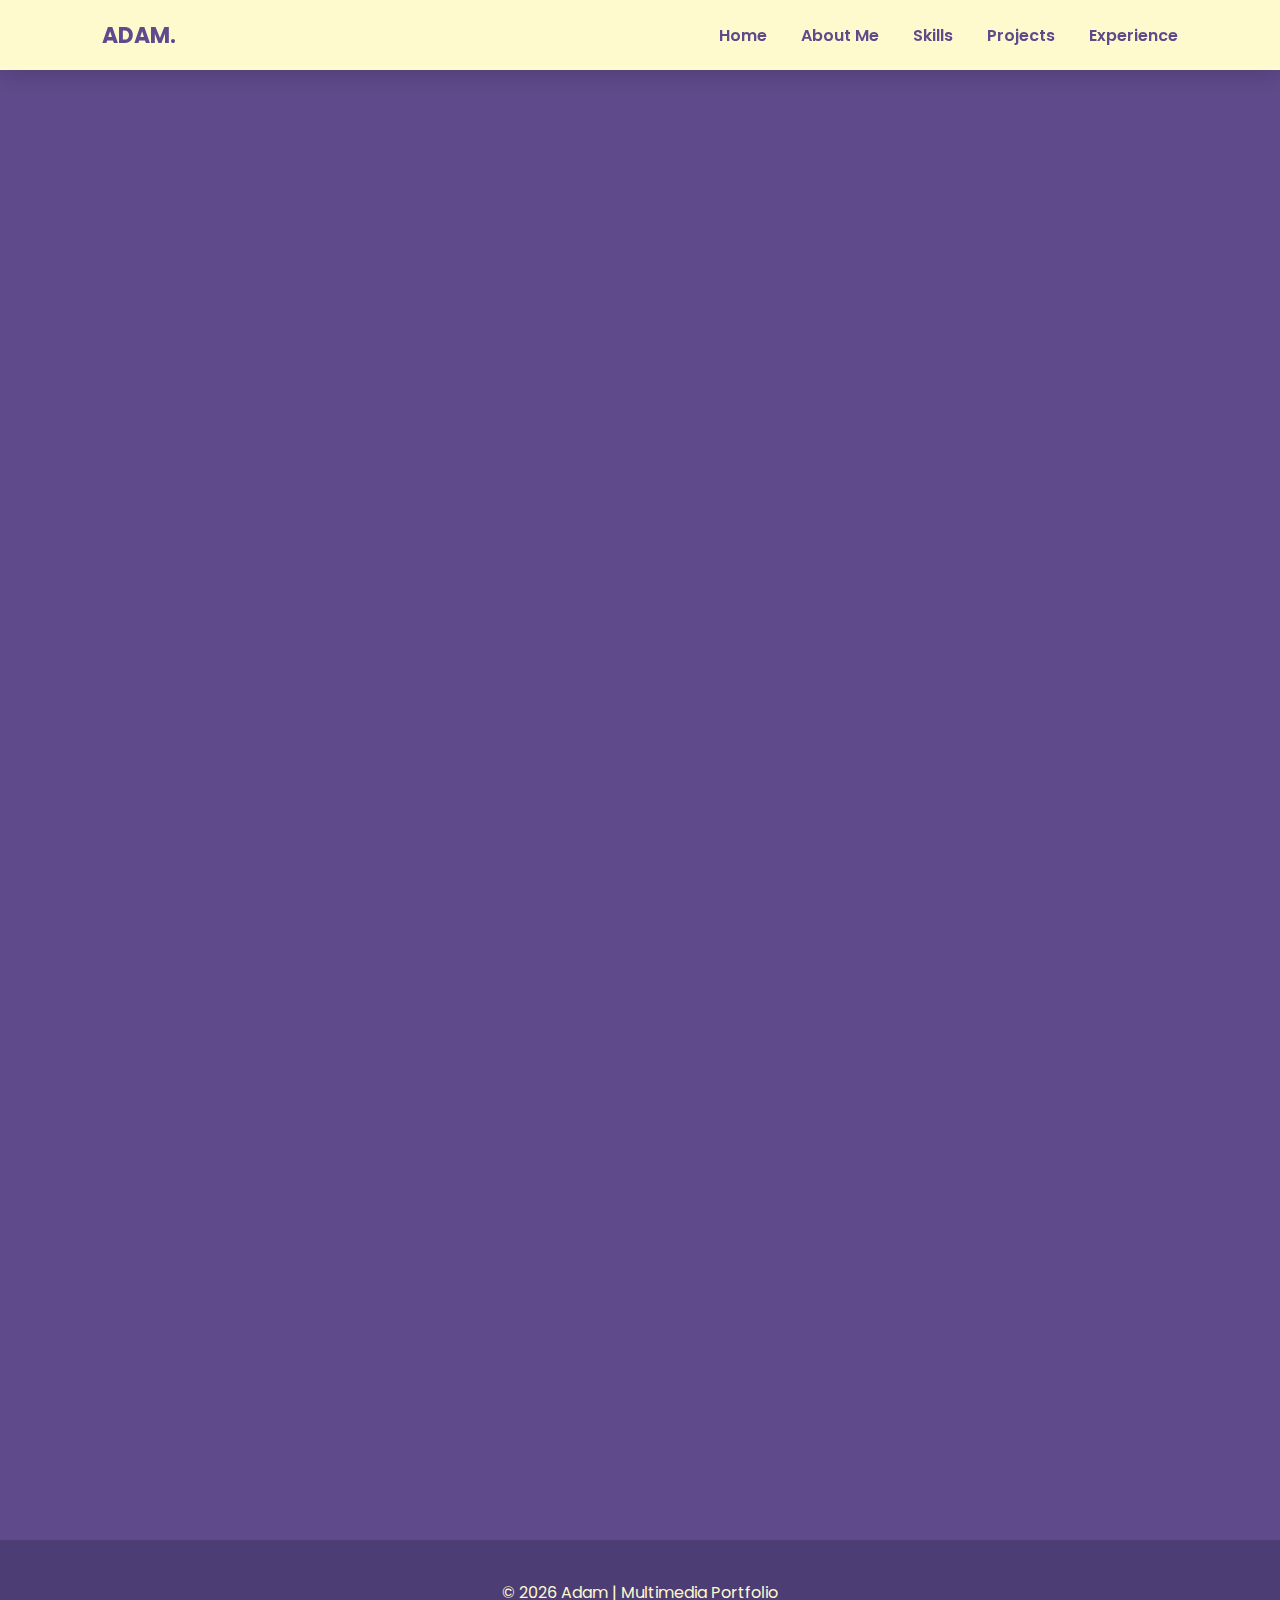
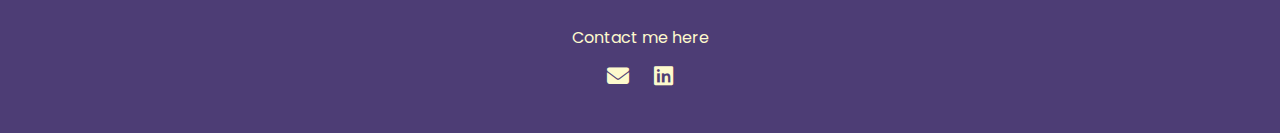
<file: index.html>
<!DOCTYPE html>
<html lang="en">
<head>
<meta charset="UTF-8">
<meta name="viewport" content="width=device-width, initial-scale=1.0">

<title>Adam Lutfil Hakim | Multimedia & UI/UX Portfolio</title>
<meta name="description" content="Official portfolio of Adam Lutfil Hakim, a Multimedia Computing student specialising in Creative Multimedia and UI/UX Design. Explore projects, skills and experience.">
<meta name="robots" content="index, follow">
<meta name="keywords" content="Adam Lutfil Hakim, Multimedia Computing Student, Creative Multimedia, UI/UX Design, Portfolio Website, Web Design, Multimedia Projects">
<meta name="author" content="Adam Lutfil Hakim">

<link href="https://fonts.googleapis.com/css2?family=Poppins:wght@400;600;700&display=swap" rel="stylesheet">
<link rel="stylesheet" href="css/style.css">
<link rel="stylesheet" href="https://cdnjs.cloudflare.com/ajax/libs/font-awesome/6.5.0/css/all.min.css">

</head>
<body>
<!-- Google tag (gtag.js) -->
<script async src="https://www.googletagmanager.com/gtag/js?id=G-561JJZ8NCN"></script>
<script>
  window.dataLayer = window.dataLayer || [];
  function gtag(){dataLayer.push(arguments);}
  gtag('js', new Date());

  gtag('config', 'G-561JJZ8NCN');
</script>
<header>
    <div class="logo">ADAM.</div>
    <nav>
        <a href="index.html">Home</a>
        <a href="about.html">About Me</a>
        <a href="skills.html">Skills</a>
        <a href="projects.html">Projects</a>
        <a href="experience.html">Experience</a>
    </nav>
</header>

<section class="hero">
    <div class="hero-text">
        <h1>Hi, I'm <br> Adam Lutfil Hakim</h1>
        <h2>Multimedia Computing Student</h2>
        <p>
            I create modern, smooth and interactive websites using
            clean design principles and engaging user experience.
        </p>
        <div class="hero-buttons">
            <a href="about.html" class="btn secondary">About Me</a>
        </div>
    </div>

    <div class="hero-img">
        <img src="images/personal2.jpg" alt="Profile">
    </div>
</section>

<section class="preview">

    <div class="card hidden">
        <div class="card-icon"><i class="fas fa-brain"></i></div>
        <h2>My Skills</h2>
        <p>Explore my technical toolkit from hand-coding responsive websites to crafting 2D character animations and 3D environments.</p>
        <a href="skills.html" class="btn-text">See what I can do →</a>
    </div>

    <div class="card hidden">
        <div class="card-icon"><i class="fas fa-rocket"></i></div>
        <h2>My Projects</h2>
        <p>See how I turn ideas into reality through interactive web apps, game prototypes, and professional digital design layouts.</p>
        <a href="projects.html" class="btn-text">View my work →</a>
    </div>

    <div class="card hidden">
        <div class="card-icon"><i class="fas fa-graduation-cap"></i></div>
        <h2>My Experience</h2>
        <p>Take a look at my journey in multimedia computing, including my academic projects and the passion that drives my creative work.</p>
        <a href="about.html" class="btn-text">Learn my story →</a>
    </div>
</section>

<footer>
    <p>© 2026 Adam | Multimedia Portfolio</p>

    <div class="footer-contact">
        <p>Contact me here</p>
        <div class="footer-icons">
            <a href="mailto:adamlutfilhakim@gmail.com">
                <i class="fas fa-envelope"></i>
            </a>

            <a href="https://www.linkedin.com/in/adam-lutfil-hakim-hasnari-897541292" target="_blank">
                <i class="fab fa-linkedin"></i>
            </a>
        </div>
    </div>
</footer>

<script src="js/script.js"></script>
</body>
</html>
</file>
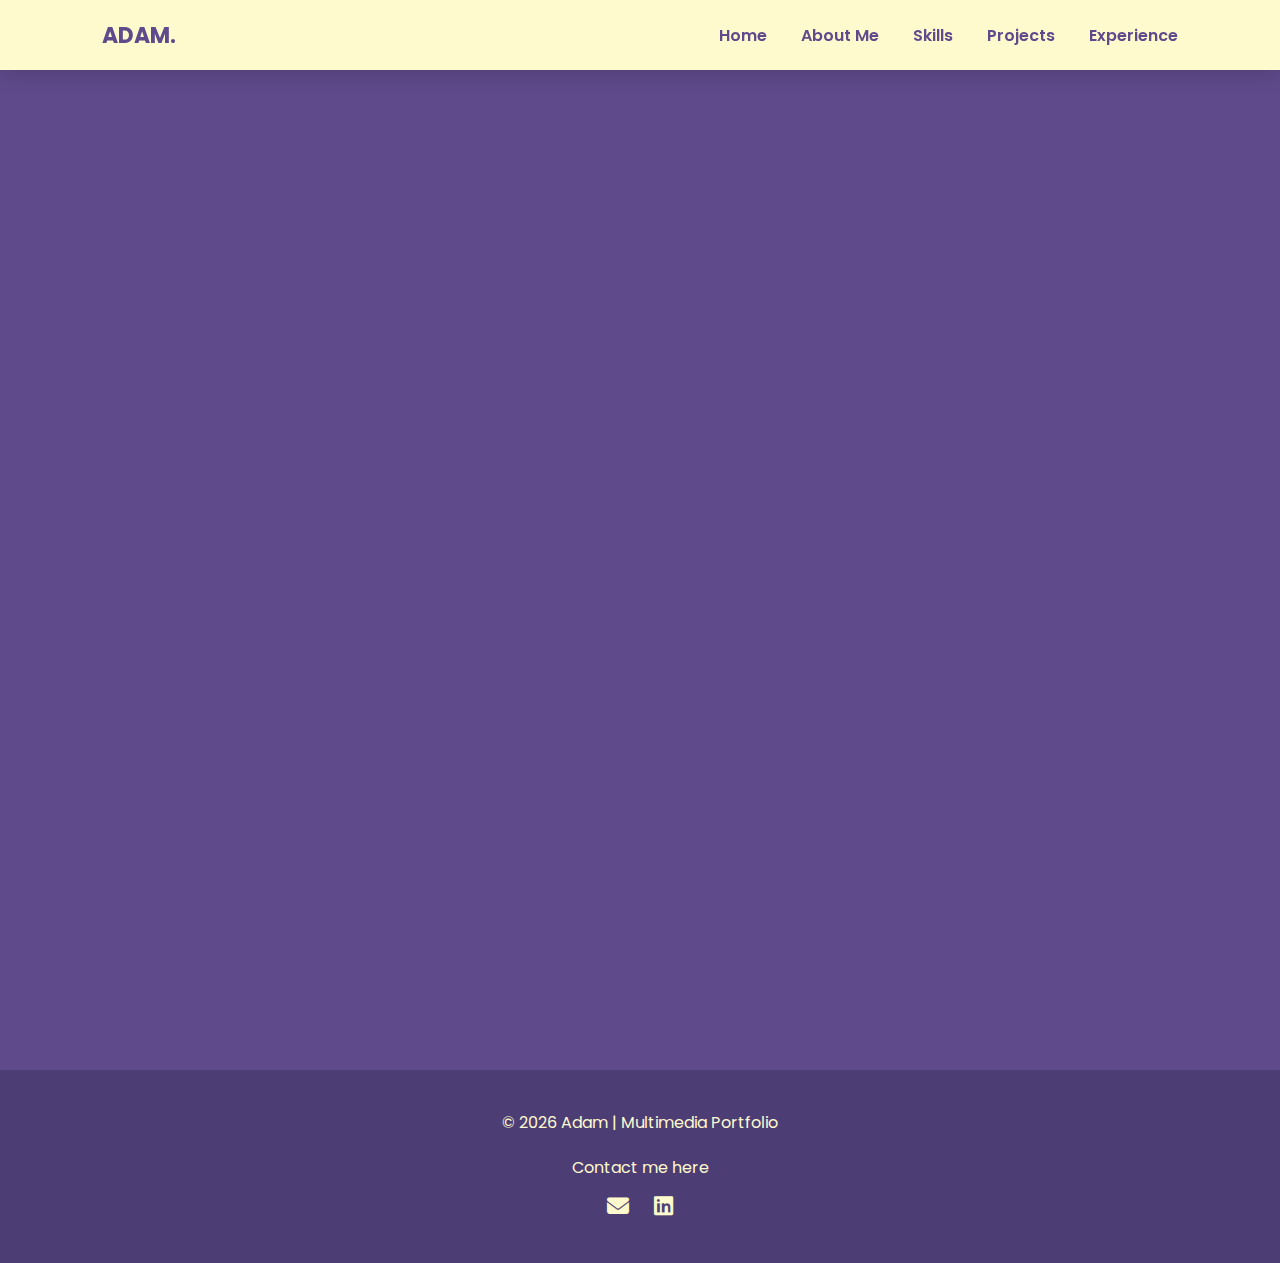
<file: about.html>
<!DOCTYPE html>
<html lang="en">
<head>
<meta charset="UTF-8">
<meta name="viewport" content="width=device-width, initial-scale=1.0">
<title>About | Adam Lutfil Hakim</title>

<link href="https://fonts.googleapis.com/css2?family=Poppins:wght@400;600;700&display=swap" rel="stylesheet">
<link rel="stylesheet" href="https://cdnjs.cloudflare.com/ajax/libs/font-awesome/6.5.0/css/all.min.css">
<link rel="stylesheet" href="css/style.css">
</head>

<body>
<!-- Google tag (gtag.js) -->
<script async src="https://www.googletagmanager.com/gtag/js?id=G-561JJZ8NCN"></script>
<script>
  window.dataLayer = window.dataLayer || [];
  function gtag(){dataLayer.push(arguments);}
  gtag('js', new Date());

  gtag('config', 'G-561JJZ8NCN');
</script>
<header>
    <div class="logo">ADAM.</div>
    <nav>
        <a href="index.html">Home</a>
        <a href="about.html">About Me</a>
        <a href="skills.html">Skills</a>
        <a href="projects.html">Projects</a>
        <a href="experience.html">Experience</a>
    </nav>
</header>

<section class="about-simple">

<div class="about-text">
    <h1>About Me</h1>

    <p>
        <strong>Adam Lutfil Hakim Bin Hasnari</strong><br>
        <span style="color: #a5b4fc;">Multimedia Computing Student | Game Designer | Animator</span>
    </p>

    <p>
        I am a creator driven by curiosity, bridging the gap between technical development and visual storytelling. From building AR apps and horror games to designing for ELLE Magazine, I craft intuitive, beautiful experiences that work across all platforms.
    </p>

    <div class="skills-summary">
        <p><strong>What I Bring to the Table:</strong></p>
        <ul style="list-style: none; padding: 0; line-height: 1.8;">
            <li>✨ <strong>UI/UX Design:</strong> Expert prototyping in Figma & Framer with a focus on user flow and wireframing.</li>
            <li>🎨 <strong>Creative:</strong> Adobe Suite specialist (PS/AI/AE/ID), Visual Branding, and Magazine Layouts.</li>
            <li>💻 <strong>Dev:</strong> HTML/CSS/JS, Game Logic, and Interactive AR (OceanGuard).</li>
            <li>🎬 <strong>Motion:</strong> 2D Character Animation, Timing Principles, and Motion Graphics.</li>
            <li>🚀 <strong>Soft Skills:</strong> Freelance design, Event Management, and Collaborative Problem-solving.</li>
        </ul>
    </div>
</div>

    </div>

    <div class="about-images">
        <img src="images/TourEase/tourease2.png" alt="Adam">
        <img src="images/TheRoom/theroom2.png" alt="Adam">
        <img src="images/Logo_motion.png" alt="Adam">
        <img src="images/coding.png" alt="Adam">
    </div>

</section>

<footer>
    <p>© 2026 Adam | Multimedia Portfolio</p>

    <div class="footer-contact">
        <p>Contact me here</p>

        <div class="footer-icons">
            <a href="mailto:adamlutfilhakim@gmail.com">
                <i class="fas fa-envelope"></i>
            </a>

            <a href="https://www.linkedin.com/in/adam-lutfil-hakim-hasnari-897541292" target="_blank">
                <i class="fab fa-linkedin"></i>
            </a>
        </div>
    </div>
</footer>

</body>
</html>
</file>
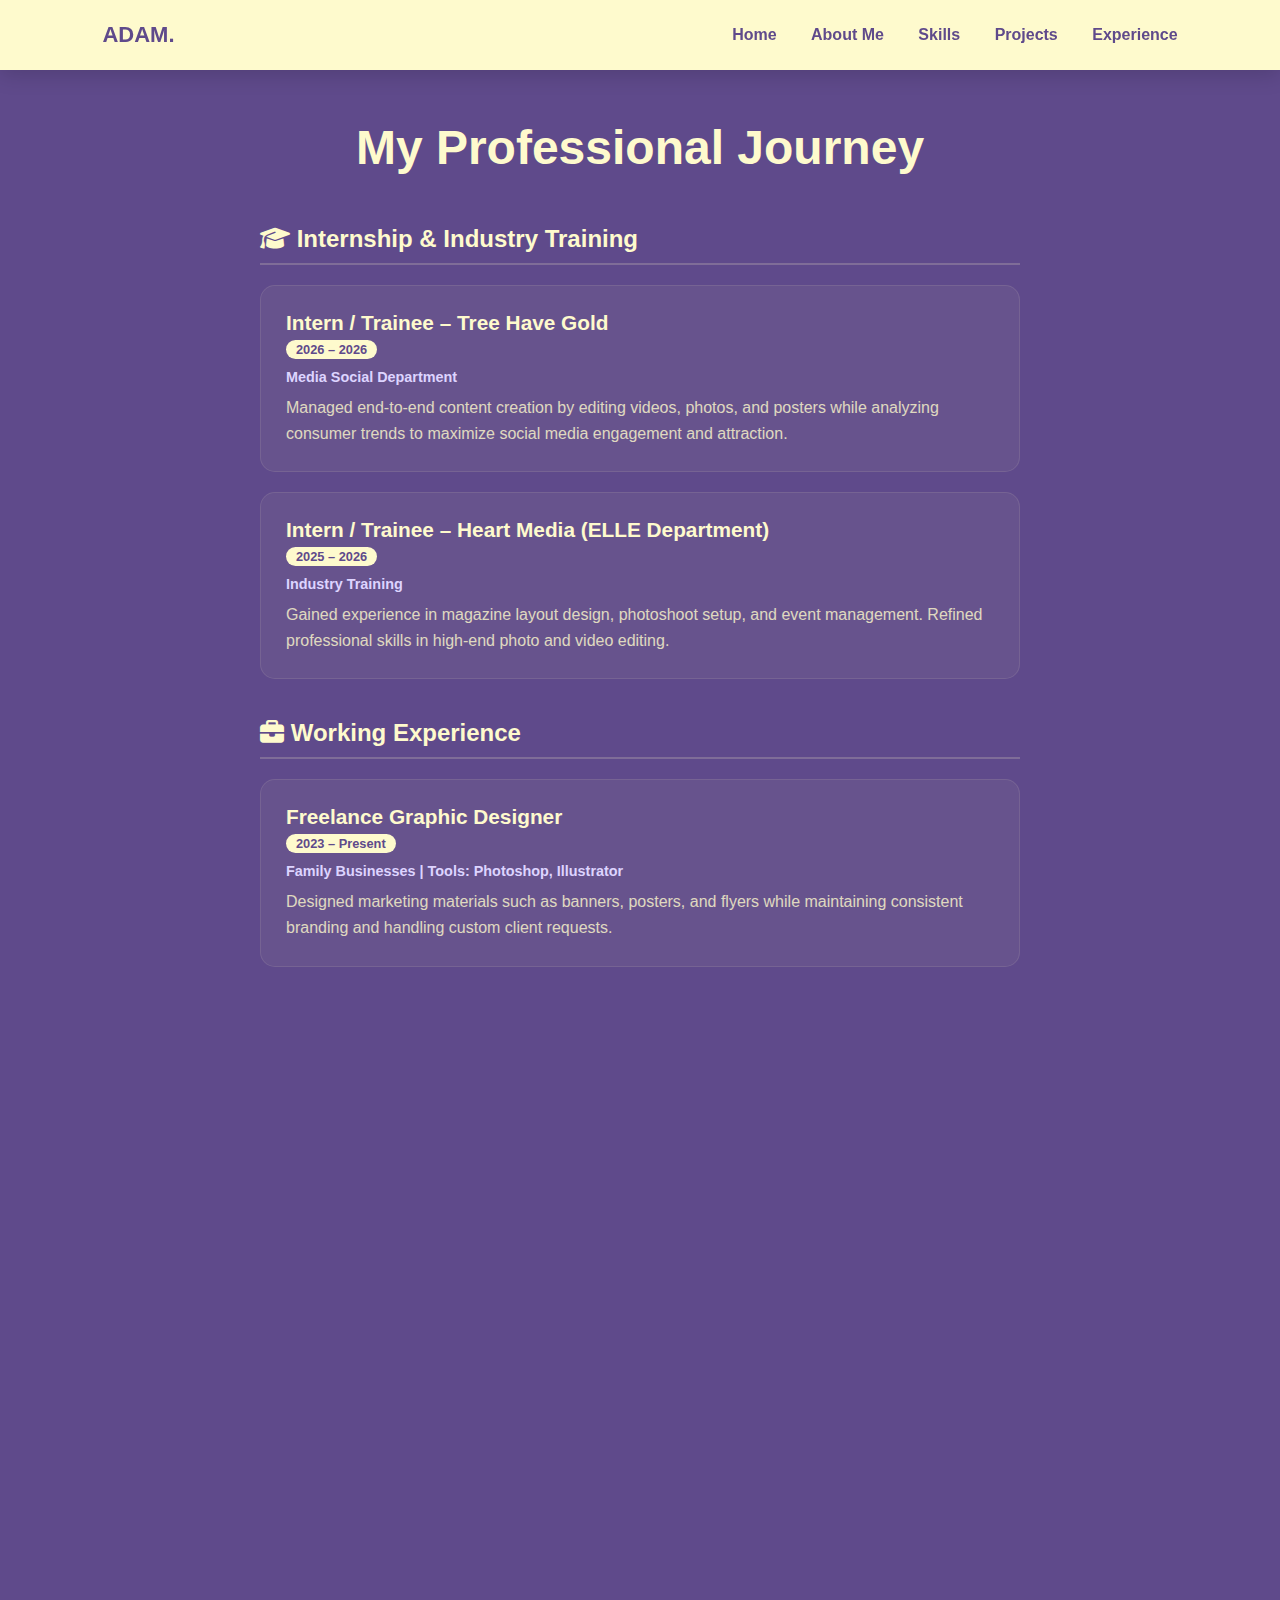
<file: experience.html>
<!DOCTYPE html>
<html lang="en">
<head>
    <meta charset="UTF-8">
    <meta name="viewport" content="width=device-width, initial-scale=1.0">
    <title>Experience | Adam Lutfil Hakim</title>
    <link rel="stylesheet" href="https://cdnjs.cloudflare.com/ajax/libs/font-awesome/6.5.0/css/all.min.css">
    <link rel="stylesheet" href="css/style.css">
</head>
<body>

<header>
    <div class="logo">ADAM.</div>
    <nav>
        <a href="index.html">Home</a>
        <a href="about.html">About Me</a>
        <a href="skills.html">Skills</a>
        <a href="projects.html">Projects</a>
        <a href="experience.html">Experience</a>
    </nav>
</header>

<div class="exp-container">
    <h1 class="page-title hidden">My Professional Journey</h1>

    <h2 class="section-label hidden"><i class="fas fa-graduation-cap"></i> Internship & Industry Training</h2>
    
    <div class="exp-box hidden">
        <div class="exp-info">
            <h3>Intern / Trainee – Tree Have Gold</h3>
            <span class="duration">2026 – 2026</span>
            <p class="role-type">Media Social Department</p>
            <p class="desc">Managed end-to-end content creation by editing videos, photos, and posters while analyzing consumer trends to maximize social media engagement and attraction.</p>
        </div>
    </div>

    <div class="exp-box hidden">
        <div class="exp-info">
            <h3>Intern / Trainee – Heart Media (ELLE Department)</h3>
            <span class="duration">2025 – 2026</span>
            <p class="role-type">Industry Training</p>
            <p class="desc">Gained experience in magazine layout design, photoshoot setup, and event management. Refined professional skills in high-end photo and video editing.</p>
        </div>
    </div>

    <h2 class="section-label hidden"><i class="fas fa-briefcase"></i> Working Experience</h2>

    <div class="exp-box hidden">
        <div class="exp-info">
            <h3>Freelance Graphic Designer</h3>
            <span class="duration">2023 – Present</span>
            <p class="role-type">Family Businesses | Tools: Photoshop, Illustrator</p>
            <p class="desc">Designed marketing materials such as banners, posters, and flyers while maintaining consistent branding and handling custom client requests.</p>
        </div>
    </div>

    <div class="exp-box hidden">
        <div class="exp-info">
            <h3>Booth Staff – OhMyKekBatik!</h3>
            <span class="duration">2023 – 2024</span>
            <p class="role-type">Part-Time</p>
            <p class="desc">Managed customer service, assisted in event sales, and maintained product display and stock organisation.</p>
        </div>
    </div>

    <div class="exp-box hidden">
        <div class="exp-info">
            <h3>Delivery Rider – Lalamove</h3>
            <span class="duration">2022 – Present</span>
            <p class="role-type">Part-Time</p>
            <p class="desc">Handled timely and accurate package deliveries across the Klang Valley while managing schedules and customer communication.</p>
        </div>
    </div>

    <h2 class="section-label hidden"><i class="fas fa-university"></i> Education</h2>

    <div class="exp-box education hidden">
        <div class="exp-info">
            <h3>YPC International College</h3>
            <span class="duration">2022 – Present</span>
            <p class="role-type">BSc (Hons) in Multimedia Computing</p>
            <p class="desc">Foundation in Business & IT (Completed Aug 2023)</p>
        </div>
    </div>

    <div class="exp-box education hidden">
        <div class="exp-info">
            <h3>SMK Setapak Indah</h3>
            <span class="duration">2017 – 2022</span>
            <p class="role-type">High School Graduate</p>
            <p class="desc">Electives: Physics, Chemistry, Accounting, and Additional Mathematics.</p>
        </div>
    </div>
</div>

<script src="js/script.js"></script>
</body>
</html>
</file>
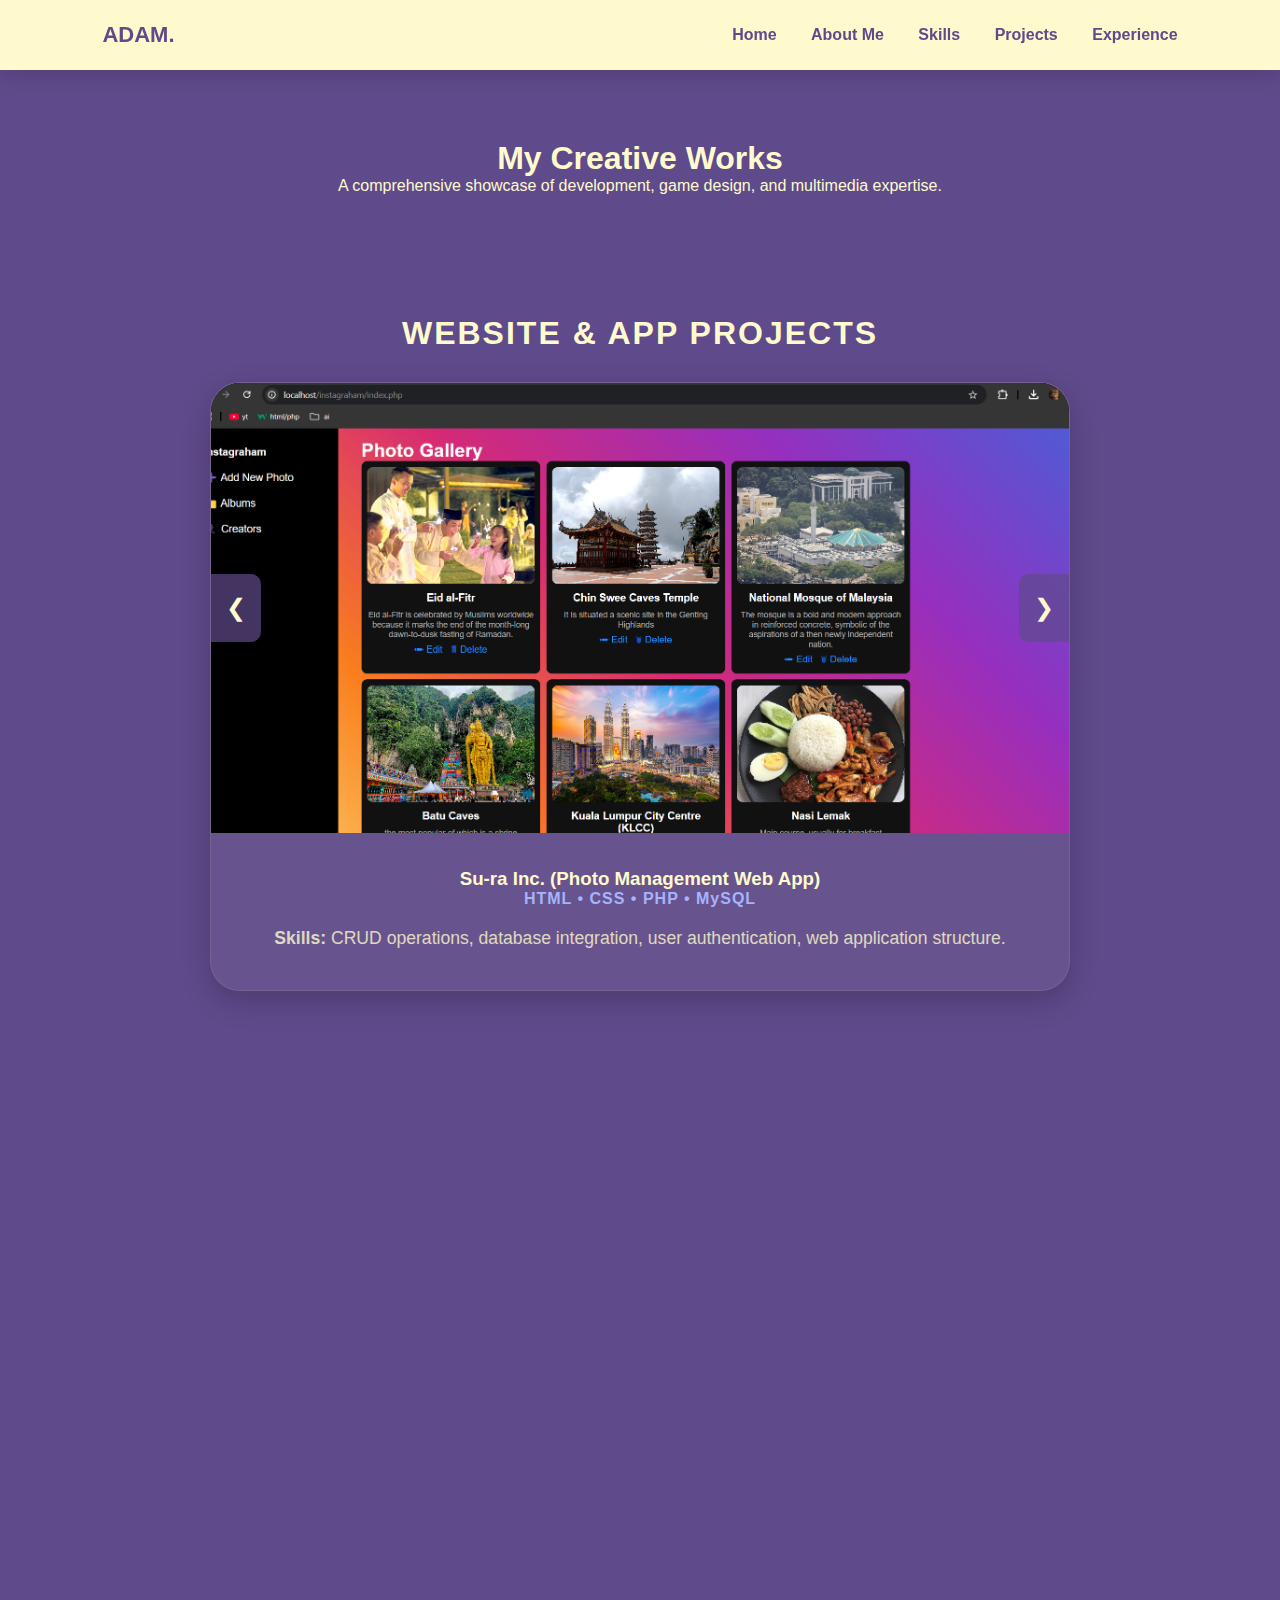
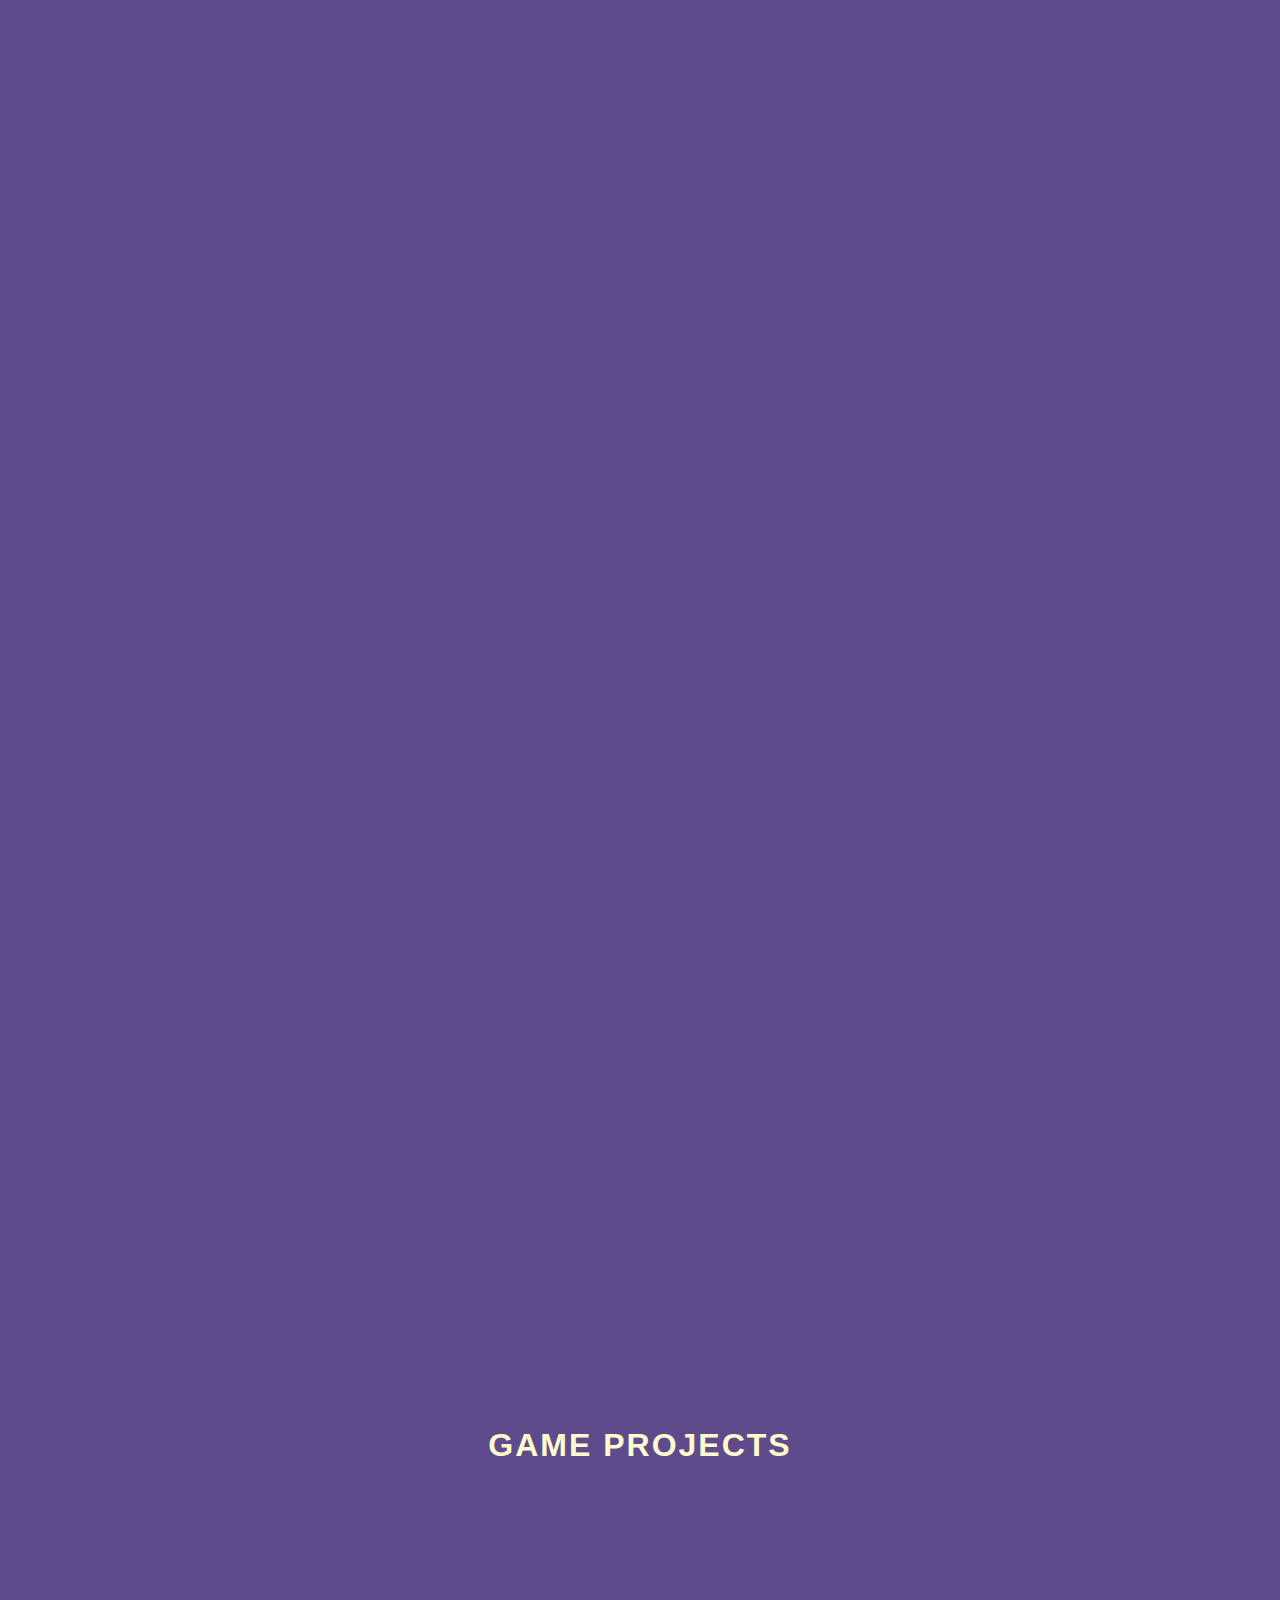
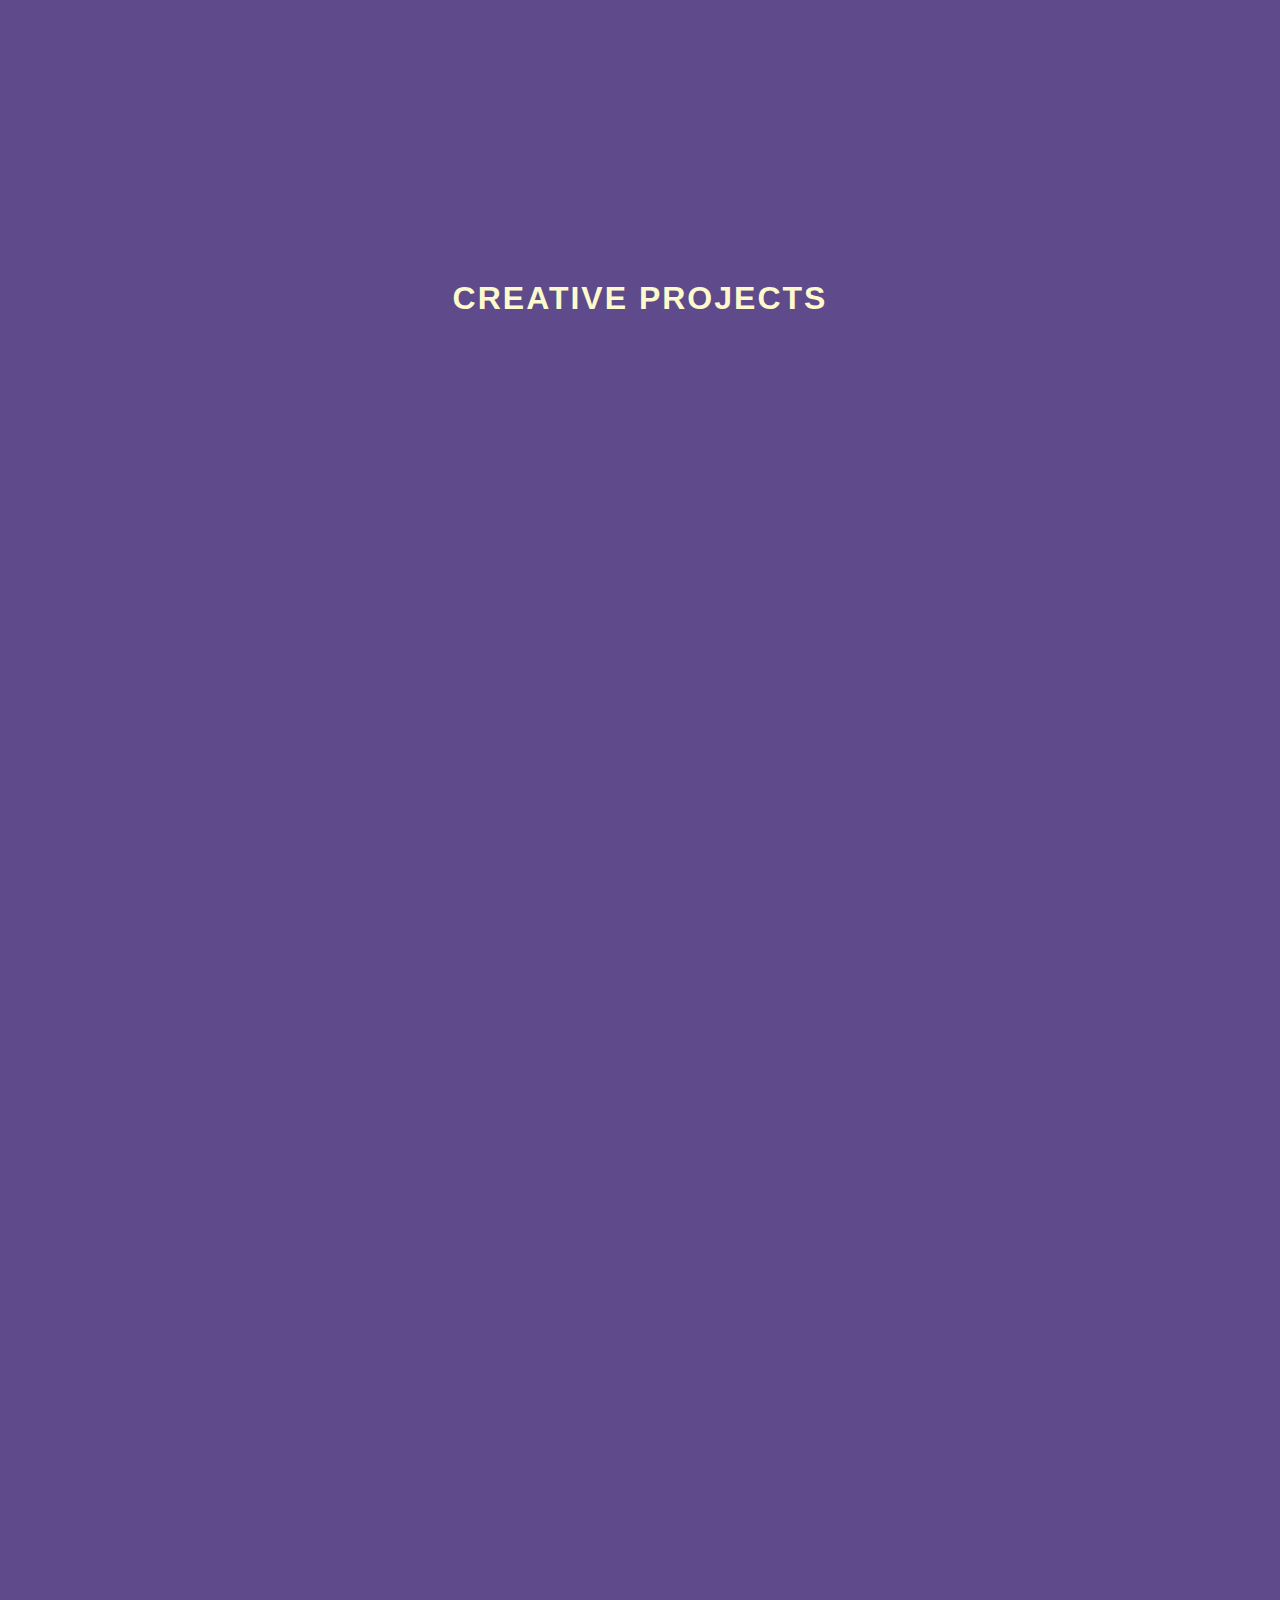
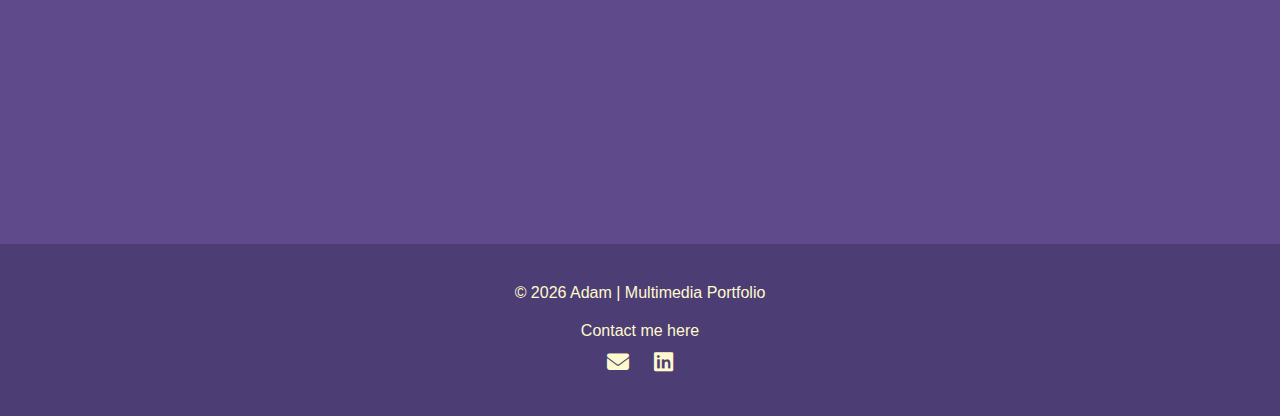
<file: projects.html>
<!DOCTYPE html>
<html lang="en">
<head>
    <meta charset="UTF-8">
    <meta name="viewport" content="width=device-width, initial-scale=1.0">
    <title>Projects | Adam Lutfil Hakim</title>
    <meta name="description" content="Portfolio of multimedia projects by Adam, featuring web apps, Unreal Engine games, and creative designs.">
    <link rel="stylesheet" href="https://cdnjs.cloudflare.com/ajax/libs/font-awesome/6.5.0/css/all.min.css">
    <link rel="stylesheet" href="css/style.css">
</head>
<body>

<header>
    <div class="logo">ADAM.</div>
    <nav>
        <a href="index.html">Home</a>
        <a href="about.html">About Me</a>
        <a href="skills.html">Skills</a>
        <a href="projects.html">Projects</a>
        <a href="experience.html">Experience</a>
    </nav>
</header>

<section class="projects-hero" style="text-align: center; padding: 140px 10% 40px;">
    <h1>My Creative Works</h1>
    <p>A comprehensive showcase of development, game design, and multimedia expertise.</p>
</section>

<div class="container">
    
    <h2 class="category-header">Website & App Projects</h2>

    <div class="project-card-full hidden" data-project="sura">
        <div class="slider-container">
            <div class="slider">
                <img src="images/Sura.Inc/sura1.png" alt="Su-ra Inc Photo Management Web App Interface">
                <img src="images/Sura.Inc/sura2.png" alt="PHP MySQL Database Integration for Su-ra">
            </div>
            <button class="prev" onclick="moveSlide(-1, 'sura')">&#10094;</button>
            <button class="next" onclick="moveSlide(1, 'sura')">&#10095;</button>
        </div>
        <div class="project-content">
            <h3>Su-ra Inc. (Photo Management Web App)</h3>
            <span class="tech-stack">HTML • CSS • PHP • MySQL</span>
            <p><strong>Skills:</strong> CRUD operations, database integration, user authentication, web application structure.</p>
        </div>
    </div>

    <div class="project-card-full hidden" data-project="malaysia">
        <div class="slider-container">
            <div class="slider">
                <img src="images/VisitMalaysia/malaysia1.png" alt="Visit Malaysia Travel Website Layout">
                <img src="images/VisitMalaysia/malaysia2.png" alt="Responsive Web Design for Tourism">
            </div>
            <button class="prev" onclick="moveSlide(-1, 'malaysia')">&#10094;</button>
            <button class="next" onclick="moveSlide(1, 'malaysia')">&#10095;</button>
        </div>
        <div class="project-content">
            <h3>Visit Malaysia (Travel Website)</h3>
            <span class="tech-stack">HTML • CSS • JavaScript</span>
            <p><strong>Skills:</strong> Website layout design, responsive design, content organisation.</p>
        </div>
    </div>

    <div class="project-card-full hidden" data-project="tunetrack">
        <div class="slider-container">
            <div class="slider">
                <img src="images/TuneTrack/tune1.png" alt="TuneTrack Music Platform UI">
                <img src="images/TuneTrack/tune2.png" alt="Interactive Audio Player Design">
            </div>
            <button class="prev" onclick="moveSlide(-1, 'tunetrack')">&#10094;</button>
            <button class="next" onclick="moveSlide(1, 'tunetrack')">&#10095;</button>
        </div>
        <div class="project-content">
            <h3>TuneTrack (Music Website)</h3>
            <span class="tech-stack">HTML • CSS • JavaScript</span>
            <p><strong>Skills:</strong> UI design, media content presentation, interactive elements.</p>
        </div>
    </div>

    <div class="project-card-full hidden" data-project="tourease">
        <div class="slider-container">
            <div class="slider">
                <img src="images/TourEase/tourease1.png" alt="TourEase Mobile App Prototype">
                <img src="images/TourEase/tourease2.png" alt="User Flow and App Wireframes">
            </div>
            <button class="prev" onclick="moveSlide(-1, 'tourease')">&#10094;</button>
            <button class="next" onclick="moveSlide(1, 'tourease')">&#10095;</button>
        </div>
        <div class="project-content">
            <h3>TourEase (Travel App)</h3>
            <span class="tech-stack">Figma • App Prototyping Tools</span>
            <p><strong>Skills:</strong> UI/UX design, wireframing, user flow design.</p>
        </div>
    </div>

    <h2 class="category-header">Game Projects</h2>

    <div class="project-card-full hidden" data-project="dash">
        <div class="slider-container">
            <div class="slider">
                <img src="images/IngredientDash/dash1.png" alt="Ingredient Dash Educational Game Mechanics">
                <img src="images/IngredientDash/dash2.png" alt="Multimedia Game Concept Design">
            </div>
            <button class="prev" onclick="moveSlide(-1, 'dash')">&#10094;</button>
            <button class="next" onclick="moveSlide(1, 'dash')">&#10095;</button>
        </div>
        <div class="project-content">
            <h3>Ingredient Dash</h3>
            <span class="tech-stack">Game Engine • Multimedia Tools</span>
            <p><strong>Skills:</strong> Game concept design, gameplay mechanics, educational game design.</p>
        </div>
    </div>

    <div class="project-card-full hidden" data-project="theroom">
        <div class="slider-container">
            <div class="slider">
                <img src="images/TheRoom/theroom1.png" alt="The Room Unreal Engine Environment">
                <img src="images/TheRoom/theroom2.png" alt="3D Lighting and Scene Composition">
            </div>
            <button class="prev" onclick="moveSlide(-1, 'theroom')">&#10094;</button>
            <button class="next" onclick="moveSlide(1, 'theroom')">&#10095;</button>
        </div>
        <div class="project-content">
            <h3>The Room</h3>
            <span class="tech-stack">Unreal Engine</span>
            <p><strong>Skills:</strong> 3D environment design, lighting, scene composition.</p>
        </div>
    </div>

    <div class="project-card-full hidden" data-project="ocean">
        <div class="slider-container">
            <div class="slider">
                <img src="images/OceanCLaw/oceanclaw1.png" alt="Ocean Claw JS Game Logic">
                <img src="images/OceanCLaw/oceanclaw2.png" alt="Interactive Game Animation Handling">
            </div>
            <button class="prev" onclick="moveSlide(-1, 'ocean')">&#10094;</button>
            <button class="next" onclick="moveSlide(1, 'ocean')">&#10095;</button>
        </div>
        <div class="project-content">
            <h3>Ocean Claw</h3>
            <span class="tech-stack">HTML • CSS • JavaScript</span>
            <p><strong>Skills:</strong> Game logic implementation, interaction design, animation handling.</p>
        </div>
    </div>

    <h2 class="category-header">Creative Projects</h2>

    <div class="project-card-full hidden" data-project="magazine">
        <div class="slider-container">
            <div class="slider">
                <img src="images/Magazine/mag1.png" alt="Magazine Layout Design Portfolio">
                <img src="images/Magazine/mag2.png" alt="Typography and Visual Hierarchy in Print">
            </div>
            <button class="prev" onclick="moveSlide(-1, 'magazine')">&#10094;</button>
            <button class="next" onclick="moveSlide(1, 'magazine')">&#10095;</button>
        </div>
        <div class="project-content">
            <h3>Magazine Design Layout</h3>
            <span class="tech-stack">Adobe InDesign • Illustrator</span>
            <p><strong>Skills:</strong> Layout composition, typography, visual hierarchy.</p>
        </div>
    </div>

    <div class="project-card-full hidden" data-project="animation">
        <div class="slider-container">
            <div class="slider">
                <img src="images/CharacterAnimation/anim1.png" alt="2D Character Animation Scene">
                <img src="images/CharacterAnimation/anim2.png" alt="Motion Tweening and Storytelling">
            </div>
            <button class="prev" onclick="moveSlide(-1, 'animation')">&#10094;</button>
            <button class="next" onclick="moveSlide(1, 'animation')">&#10095;</button>
        </div>
        <div class="project-content">
            <h3>Character Animation</h3>
            <span class="tech-stack">Adobe Animate • After Effects</span>
            <p><strong>Skills:</strong> 2D animation, motion tweening, storytelling, timing and movement.</p>
        </div>
    </div>

</div>

<footer>
    <p>© 2026 Adam | Multimedia Portfolio</p>

    <div class="footer-contact">
        <p>Contact me here</p>

        <div class="footer-icons">
            <a href="mailto:adamlutfilhakim@gmail.com">
                <i class="fas fa-envelope"></i>
            </a>

            <a href="https://www.linkedin.com/in/adam-lutfil-hakim-hasnari-897541292" target="_blank">
                <i class="fab fa-linkedin"></i>
            </a>
        </div>
    </div>
</footer>

<script src="js/script.js"></script>
<script src="js/projects.js"></script>
</body>
</html>
</file>
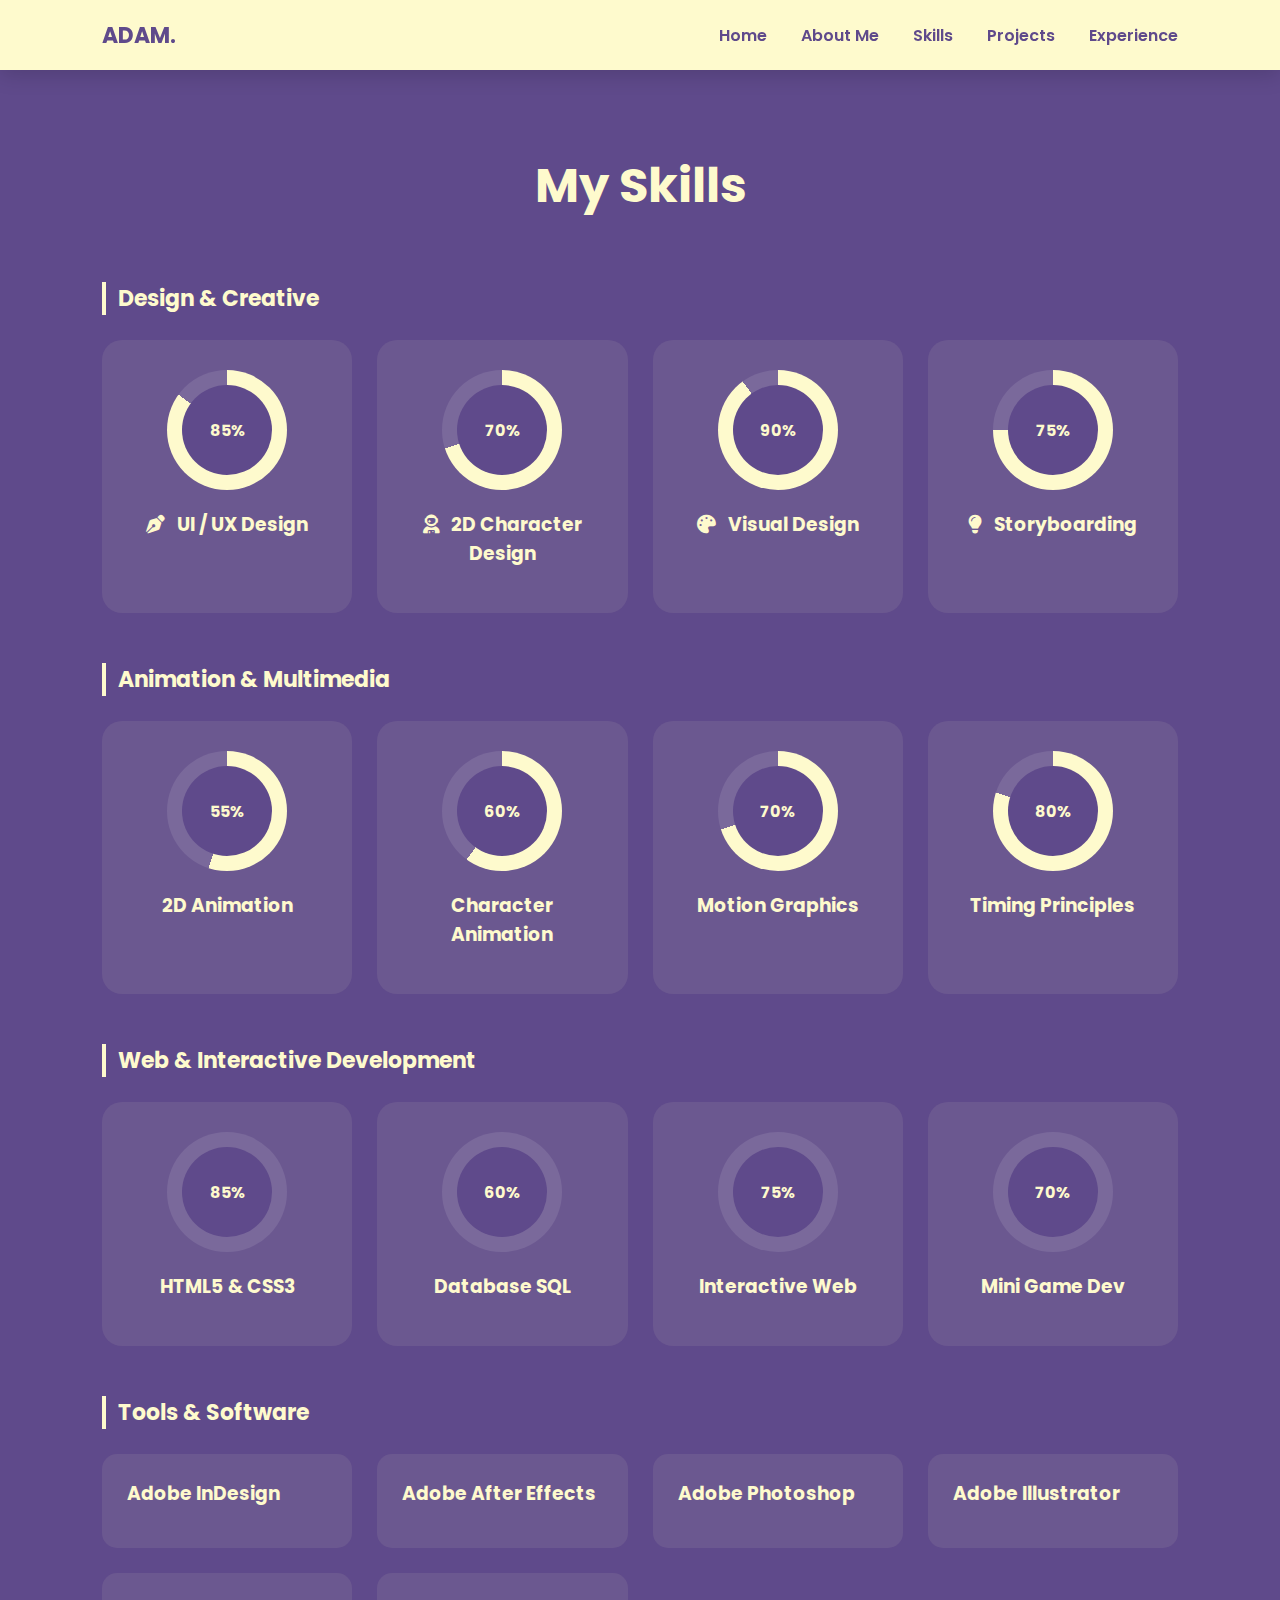
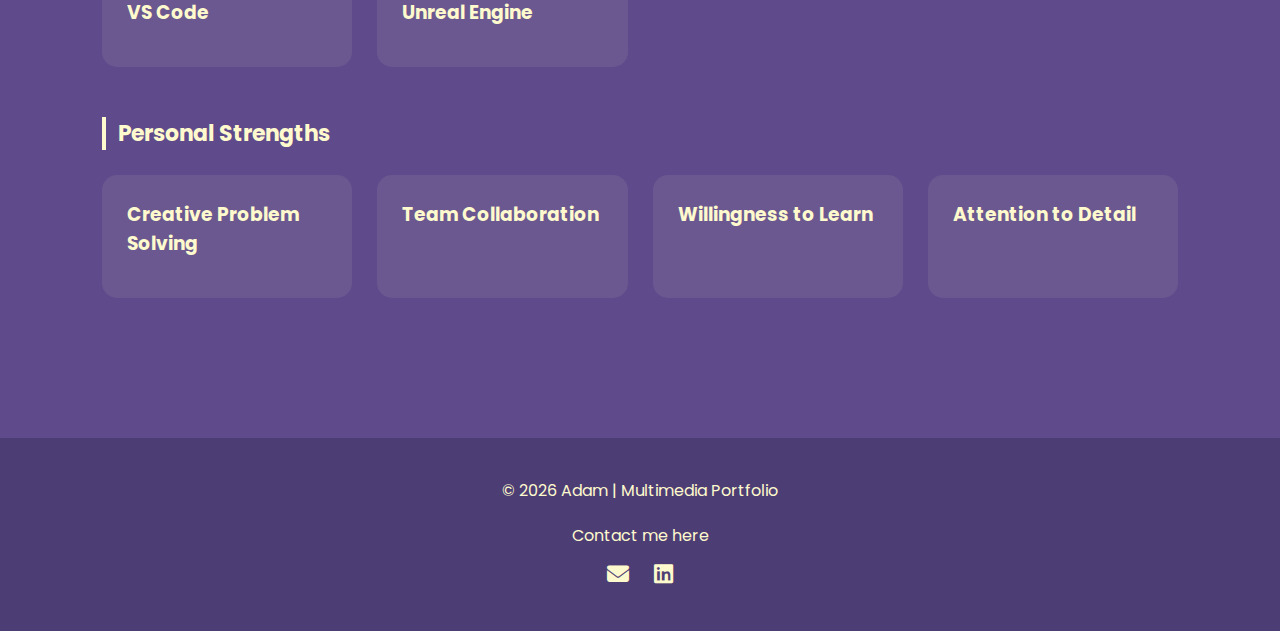
<file: skills.html>
<!DOCTYPE html>
<html lang="en">
<head>
<meta charset="UTF-8">
<meta name="viewport" content="width=device-width, initial-scale=1.0">
<title>Skills | Adam</title>

<link href="https://fonts.googleapis.com/css2?family=Poppins:wght@400;600;700&display=swap" rel="stylesheet">
<link rel="stylesheet" href="https://cdnjs.cloudflare.com/ajax/libs/font-awesome/6.5.0/css/all.min.css">
<link rel="stylesheet" href="css/style.css">
</head>

<body>
<!-- Google tag (gtag.js) -->
<script async src="https://www.googletagmanager.com/gtag/js?id=G-561JJZ8NCN"></script>
<script>
  window.dataLayer = window.dataLayer || [];
  function gtag(){dataLayer.push(arguments);}
  gtag('js', new Date());

  gtag('config', 'G-561JJZ8NCN');
</script>
<header>
    <div class="logo">ADAM.</div>
    <nav>
        <a href="index.html">Home</a>
        <a href="about.html">About Me</a>
        <a href="skills.html">Skills</a>
        <a href="projects.html">Projects</a>
        <a href="experience.html">Experience</a>
    </nav>
</header>

<section class="skills-section">

    <h1 class="skills-title">My Skills</h1>

    <!-- DESIGN -->
<h2 class="skills-category">Design & Creative</h2>

<div class="skills-grid">

    <div class="skill-card advanced" data-percent="85">
        <div class="circle">
            <span class="percent">85%</span>
        </div>
        <h3><i class="fas fa-pen-nib"></i> UI / UX Design</h3>
    </div>

    <div class="skill-card advanced" data-percent="70">
        <div class="circle">
            <span class="percent">70%</span>
        </div>
        <h3><i class="fas fa-user-astronaut"></i> 2D Character Design</h3>
    </div>

    <div class="skill-card advanced" data-percent="90">
        <div class="circle">
            <span class="percent">90%</span>
        </div>
        <h3><i class="fas fa-palette"></i> Visual Design</h3>
    </div>

    <div class="skill-card advanced" data-percent="75">
        <div class="circle">
            <span class="percent">75%</span>
        </div>
        <h3><i class="fas fa-lightbulb"></i> Storyboarding</h3>
    </div>

</div>


    <!-- ANIMATION -->
    <h2 class="skills-category">Animation & Multimedia</h2>
    <div class="skills-grid">
    
        <div class="skill-card advanced" data-percent="55">
            <div class="circle">
                <span class="percent">55%</span>
            </div>
            <h3> 2D Animation</h3>
        </div>

        <div class="skill-card advanced" data-percent="60">
            <div class="circle">
                <span class="percent">60%</span>
            </div>
            <h3> Character Animation</h3>
        </div>

        <div class="skill-card advanced" data-percent="70">
            <div class="circle">
                <span class="percent">70%</span>
            </div>
            <h3> Motion Graphics</h3>
        </div>

        <div class="skill-card advanced" data-percent="80">
            <div class="circle">
                <span class="percent">80%</span>
            </div>
            <h3> Timing Principles</h3>
        </div>

    </div>


    <!-- WEB -->
    <h2 class="skills-category">Web & Interactive Development</h2>
    <div class="skills-grid">

        <div class="skill-card advanced" data-percent="85">
            <div class="circle">
                <span class="percent">85%</span>
            </div>
            <h3> HTML5 & CSS3</h3>
        </div>

        <div class="skill-card advanced" data-percent="60">
            <div class="circle">
                <span class="percent">60%</span>
            </div>
            <h3> Database SQL</h3>
        </div>

        <div class="skill-card advanced" data-percent="75">
            <div class="circle">
                <span class="percent">75%</span>
            </div>
            <h3> Interactive Web</h3>
        </div>

        <div class="skill-card advanced" data-percent="70">
            <div class="circle">
                <span class="percent">70%</span>
            </div>
            <h3> Mini Game Dev</h3>
        </div>

    </div>


    <!-- TOOLS -->
    <h2 class="skills-category">Tools & Software</h2>
    <div class="skills-grid">

        <div class="skill-card"><h3>Adobe InDesign</h3></div>
        <div class="skill-card"><h3>Adobe After Effects</h3></div>
        <div class="skill-card"><h3>Adobe Photoshop</h3></div>
        <div class="skill-card"><h3>Adobe Illustrator</h3></div>
        <div class="skill-card"><h3>VS Code</h3></div>
        <div class="skill-card"><h3>Unreal Engine</h3></div>

    </div>


    <!-- PERSONAL -->
    <h2 class="skills-category">Personal Strengths</h2>
    <div class="skills-grid">

        <div class="skill-card"><h3>Creative Problem Solving</h3></div>
        <div class="skill-card"><h3>Team Collaboration</h3></div>
        <div class="skill-card"><h3>Willingness to Learn</h3></div>
        <div class="skill-card"><h3>Attention to Detail</h3></div>

    </div>

</section>

<footer>
    <p>© 2026 Adam | Multimedia Portfolio</p>

    <div class="footer-contact">
        <p>Contact me here</p>

        <div class="footer-icons">
            <a href="mailto:adamlutfilhakim@gmail.com">
                <i class="fas fa-envelope"></i>
            </a>

            <a href="https://www.linkedin.com/in/adam-lutfil-hakim-hasnari-897541292" target="_blank">
                <i class="fab fa-linkedin"></i>
            </a>
        </div>
    </div>
</footer>

<script>
const circles = document.querySelectorAll(".skill-card.advanced");

const observer = new IntersectionObserver(entries => {
    entries.forEach(entry => {
        if(entry.isIntersecting){
            const circle = entry.target.querySelector(".circle");
            const percent = entry.target.dataset.percent;
            const degrees = percent * 3.6;

            circle.style.background =
                `conic-gradient(#FEFACD ${degrees}deg, rgba(255,255,255,0.1) 0deg)`;

            observer.unobserve(entry.target);
        }
    });
},{ threshold:0.5 });

circles.forEach(card => observer.observe(card));
</script>

</body>
</html>
</file>
<file: css/style.css>
/* RESET */
*{
    margin:0;
    padding:0;
    box-sizing:border-box;
    font-family:'Poppins',sans-serif;
}

body{
    background:#5F4A8B;
    color:#FEFACD;
    overflow-x:hidden;
}

/* NAVBAR */
header{
    position:fixed;
    width:100%;
    top:0;
    left:0;
    height:70px;
    background:#FEFACD;
    display:flex;
    justify-content:space-between;
    align-items:center;
    padding:0 8%;
    z-index:1000;
    box-shadow:0 5px 20px rgba(0,0,0,0.15);
}

.logo{
    font-weight:700;
    font-size:22px;
    color:#5F4A8B;
}

nav a{
    margin-left:30px;
    text-decoration:none;
    color:#5F4A8B;
    font-weight:600;
    position:relative;
    transition:.3s;
}

nav a::after{
    content:"";
    position:absolute;
    left:0;
    bottom:-5px;
    width:0%;
    height:2px;
    background:#5F4A8B;
    transition:.3s;
}

nav a:hover::after{
    width:100%;
}

/* HERO */
.hero{
    margin-top:70px;
    min-height:100vh;
    display:flex;
    align-items:center;
    justify-content:space-between;
    padding:0 8%;
}

.hero-text{
    max-width:600px;
    animation:fadeLeft 1.2s ease forwards;
    opacity:0;
}

.hero-text h1{
    font-size:55px;
    margin-bottom:15px;
}

.hero-text h2{
    font-size:28px;
    margin-bottom:20px;
    color:#ddd4ff;
}

.hero-text p{
    margin-bottom:30px;
    line-height:1.7;
}

.hero-buttons{
    display:flex;
    gap:20px;
}

.btn{
    padding:12px 35px;
    border-radius:30px;
    text-decoration:none;
    font-weight:600;
    transition:.3s;
}

.primary{
    background:#FEFACD;
    color:#5F4A8B;
}

.secondary{
    border:2px solid #FEFACD;
    color:#FEFACD;
}

.primary:hover{
    transform:translateY(-5px);
    box-shadow:0 10px 25px rgba(0,0,0,0.3);
}

.secondary:hover{
    background:#FEFACD;
    color:#5F4A8B;
}

/* HERO IMAGE */
.hero-img{
    width:400px;
    height:500px;
    border-radius:20px;
    overflow:hidden;
    animation:fadeRight 1.2s ease forwards;
    opacity:0;
}

.hero-img img{
    width:100%;
    height:100%;
    object-fit:cover;
    filter:brightness(70%);
    transition:.4s;
}

.hero-img:hover img{
    transform:scale(1.05);
}

/* PREVIEW */
.preview{
    padding:100px 8%;
    display:flex;
    justify-content:center;
    gap:40px;
    flex-wrap:wrap;
}

.card{
    background:rgba(254,250,205,0.1);
    padding:40px;
    border-radius:20px;
    width:320px;
    transition:.4s;
}

.card:hover{
    transform:translateY(-12px);
    background:rgba(254,250,205,0.2);
}

/* FOOTER */
footer{
    text-align:center;
    padding:40px 20px;
    background:#4d3d75;
    margin-top:80px;
}

.footer-contact{
    margin-top:20px;
}

.footer-icons{
    margin-top:10px;
    display:flex;
    justify-content:center;
    gap:25px;
    font-size:22px;
}

.footer-icons a{
    color:#FEFACD;
    transition:.3s;
}

.footer-icons a:hover{
    transform:translateY(-5px);
    color:#ddd4ff;
}

/* ANIMATIONS */
@keyframes fadeLeft{
    from{transform:translateX(-50px); opacity:0;}
    to{transform:translateX(0); opacity:1;}
}

@keyframes fadeRight{
    from{transform:translateX(50px); opacity:0;}
    to{transform:translateX(0); opacity:1;}
}

/* SCROLL */
.hidden{
    opacity:0;
    transform:translateY(40px);
    transition:all 1s;
}

.show{
    opacity:1;
    transform:translateY(0);
}

/* RESPONSIVE */
@media(max-width:900px){
    .hero{
        flex-direction:column;
        text-align:center;
    }
    .hero-img{
        margin-top:40px;
    }
}

/* ===== SIMPLE ABOUT PAGE ===== */

.about-simple{
    margin-top:90px;
    min-height:100vh;
    display:flex;
    align-items:center;
    justify-content:space-between;
    padding:60px 8%;
    gap:60px;
}

/* LEFT TEXT */
.about-text{
    flex:1;
    animation:fadeLeft 1s ease forwards;
    opacity:0;
}

.about-text h1{
    font-size:50px;
    margin-bottom:25px;
}

.about-text p{
    margin-bottom:20px;
    line-height:1.7;
    opacity:.9;
}

.about-info{
    margin-top:30px;
}

.about-info p{
    font-weight:600;
    margin-bottom:10px;
}

/* RIGHT IMAGE COLLAGE */
.about-images{
    flex:1;
    display:grid;
    grid-template-columns:repeat(2, 1fr);
    gap:20px;
    transform:rotate(-5deg);
    animation:fadeRight 1s ease forwards;
    opacity:0;
}

.about-images img{
    width:100%;
    height:220px;
    object-fit:cover;
    border-radius:15px;
    transition:.4s;
}

.about-images img:hover{
    transform:scale(1.05);
}

/* ===== SKILLS PAGE ===== */

.skills-section{
    margin-top:90px;
    padding:60px 8%;
}

.skills-title{
    font-size:48px;
    text-align:center;
    margin-bottom:60px;
}

.skills-category{
    margin:50px 0 25px;
    font-size:22px;
    border-left:4px solid #FEFACD;
    padding-left:12px;
}

.skills-grid{
    display:grid;
    grid-template-columns:repeat(auto-fit, minmax(250px, 1fr));
    gap:25px;
}

.skill-card{
    background:rgba(254,250,205,0.08);
    padding:25px;
    border-radius:15px;
    transition:.3s;
}

.skill-card:hover{
    transform:translateY(-8px);
    background:rgba(254,250,205,0.15);
}

.skill-card h3{
    margin-bottom:15px;
}

.skill-bar{
    width:100%;
    height:8px;
    background:rgba(254,250,205,0.2);
    border-radius:20px;
    overflow:hidden;
    margin-bottom:8px;
}

.skill-bar span{
    display:block;
    height:100%;
    background:#FEFACD;
    border-radius:20px;
}

/* ADVANCED SKILL CARD */

.skill-card.advanced{
    text-align:center;
    background:rgba(254,250,205,0.08);
    padding:30px;
    border-radius:20px;
    transition:.4s;
    position:relative;
}

.skill-card.advanced:hover{
    transform:translateY(-10px);
    background:rgba(254,250,205,0.15);
}

/* ICON */
.skill-card i{
    margin-right:8px;
}

/* CIRCLE PROGRESS */

.circle{
    width:120px;
    height:120px;
    margin:0 auto 20px;
    border-radius:50%;
    background:conic-gradient(#FEFACD 0deg, rgba(255,255,255,0.1) 0deg);
    display:flex;
    align-items:center;
    justify-content:center;
    position:relative;
    transition:1.5s ease;
}

/* INNER CIRCLE */
.circle::before{
    content:"";
    position:absolute;
    width:90px;
    height:90px;
    background:#5F4A8B;
    border-radius:50%;
}

/* PERCENT TEXT */
.percent{
    position:relative;
    font-weight:700;
}

/* GLOW EFFECT */
.skill-card.advanced:hover .circle{
    box-shadow:0 0 25px rgba(254,250,205,0.7);
}

/* ===== PROJECTS PAGE ===== */
.projects-hero {
    padding: 100px 10% 20px; /* Reduced top/bottom padding */
    text-align: center;
}

.container {
    max-width: 900px;
    margin: 0 auto;
    padding: 20px 20px 100px; /* Reduced top padding to 20px */
}

.category-header {
    text-align: center;
    margin: 60px 0 30px;
    font-size: 2rem;
    color: #FEFACD;
    text-transform: uppercase;
    letter-spacing: 2px;
}

.project-card-full {
    background: rgba(254, 250, 205, 0.05);
    border-radius: 30px;
    overflow: hidden;
    margin-bottom: 50px; /* Space between the scrolled projects */
    border: 1px solid rgba(254, 250, 205, 0.1);
    transition: 0.4s ease;
    box-shadow: 0 10px 30px rgba(0,0,0,0.2);
}

.project-card-full:hover {
    transform: translateY(-10px);
    border-color: rgba(254, 250, 205, 0.4);
    box-shadow: 0 20px 40px rgba(0,0,0,0.4);
}

.slider-container {
    position: relative;
    width: 100%;
    height: 450px; /* Increased height for the single card look */
    overflow: hidden;
    background: #000;
}

.slider {
    display: flex;
    height: 100%;
    transition: transform 0.6s cubic-bezier(0.77, 0, 0.175, 1);
}

.slider img {
    min-width: 100%;
    object-fit: cover; /* Keeps images looking sharp */
}

.project-content {
    padding: 35px;
    text-align: center;
}

.tech-stack {
    display: block;
    color: #a5b4fc;
    font-weight: 700;
    margin-bottom: 15px;
    letter-spacing: 1px;
}

.project-content p {
    font-size: 1.1rem;
    line-height: 1.8;
    opacity: 0.8;
}

/* Arrow Styling */
.prev, .next {
    position: absolute;
    top: 50%;
    transform: translateY(-50%);
    background: rgba(95, 74, 139, 0.7);
    color: #FEFACD;
    border: none;
    font-size: 24px;
    padding: 20px 15px;
    cursor: pointer;
    transition: 0.3s;
    z-index: 5;
}

.prev:hover, .next:hover {
    background: #FEFACD;
    color: #5F4A8B;
}

.next { right: 0; border-radius: 10px 0 0 10px; }
.prev { left: 0; border-radius: 0 10px 10px 0; }

/* ===== EXPERIENCE PAGE ===== */
.exp-container {
    max-width: 800px;
    margin: 120px auto 50px;
    padding: 0 20px;
}

.page-title {
    text-align: center;
    font-size: 3rem;
    margin-bottom: 50px;
    color: #FEFACD;
}

.section-label {
    color: #FEFACD;
    margin: 40px 0 20px;
    font-size: 1.5rem;
    border-bottom: 2px solid rgba(254, 250, 205, 0.2);
    padding-bottom: 10px;
}

.exp-box {
    background: rgba(254, 250, 205, 0.05);
    border: 1px solid rgba(254, 250, 205, 0.1);
    border-radius: 15px;
    padding: 25px;
    margin-bottom: 20px;
    transition: 0.3s ease;
    display: flex;
    justify-content: space-between;
    align-items: flex-start;
}

.exp-box:hover {
    background: rgba(254, 250, 205, 0.1);
    transform: translateX(10px);
    border-color: #FEFACD;
}

.exp-info h3 {
    color: #FEFACD;
    font-size: 1.3rem;
    margin-bottom: 5px;
}

.duration {
    display: inline-block;
    background: #FEFACD;
    color: #5F4A8B;
    padding: 2px 10px;
    border-radius: 20px;
    font-size: 0.8rem;
    font-weight: 700;
    margin-bottom: 10px;
}

.role-type {
    color: #ddd4ff;
    font-weight: 600;
    margin-bottom: 10px;
    font-size: 0.9rem;
}

.desc {
    line-height: 1.6;
    opacity: 0.8;
}

/* Specific style for Education boxes */
.exp-box.education {
    border-left: 5px solid #FEFACD;
}
</file>
